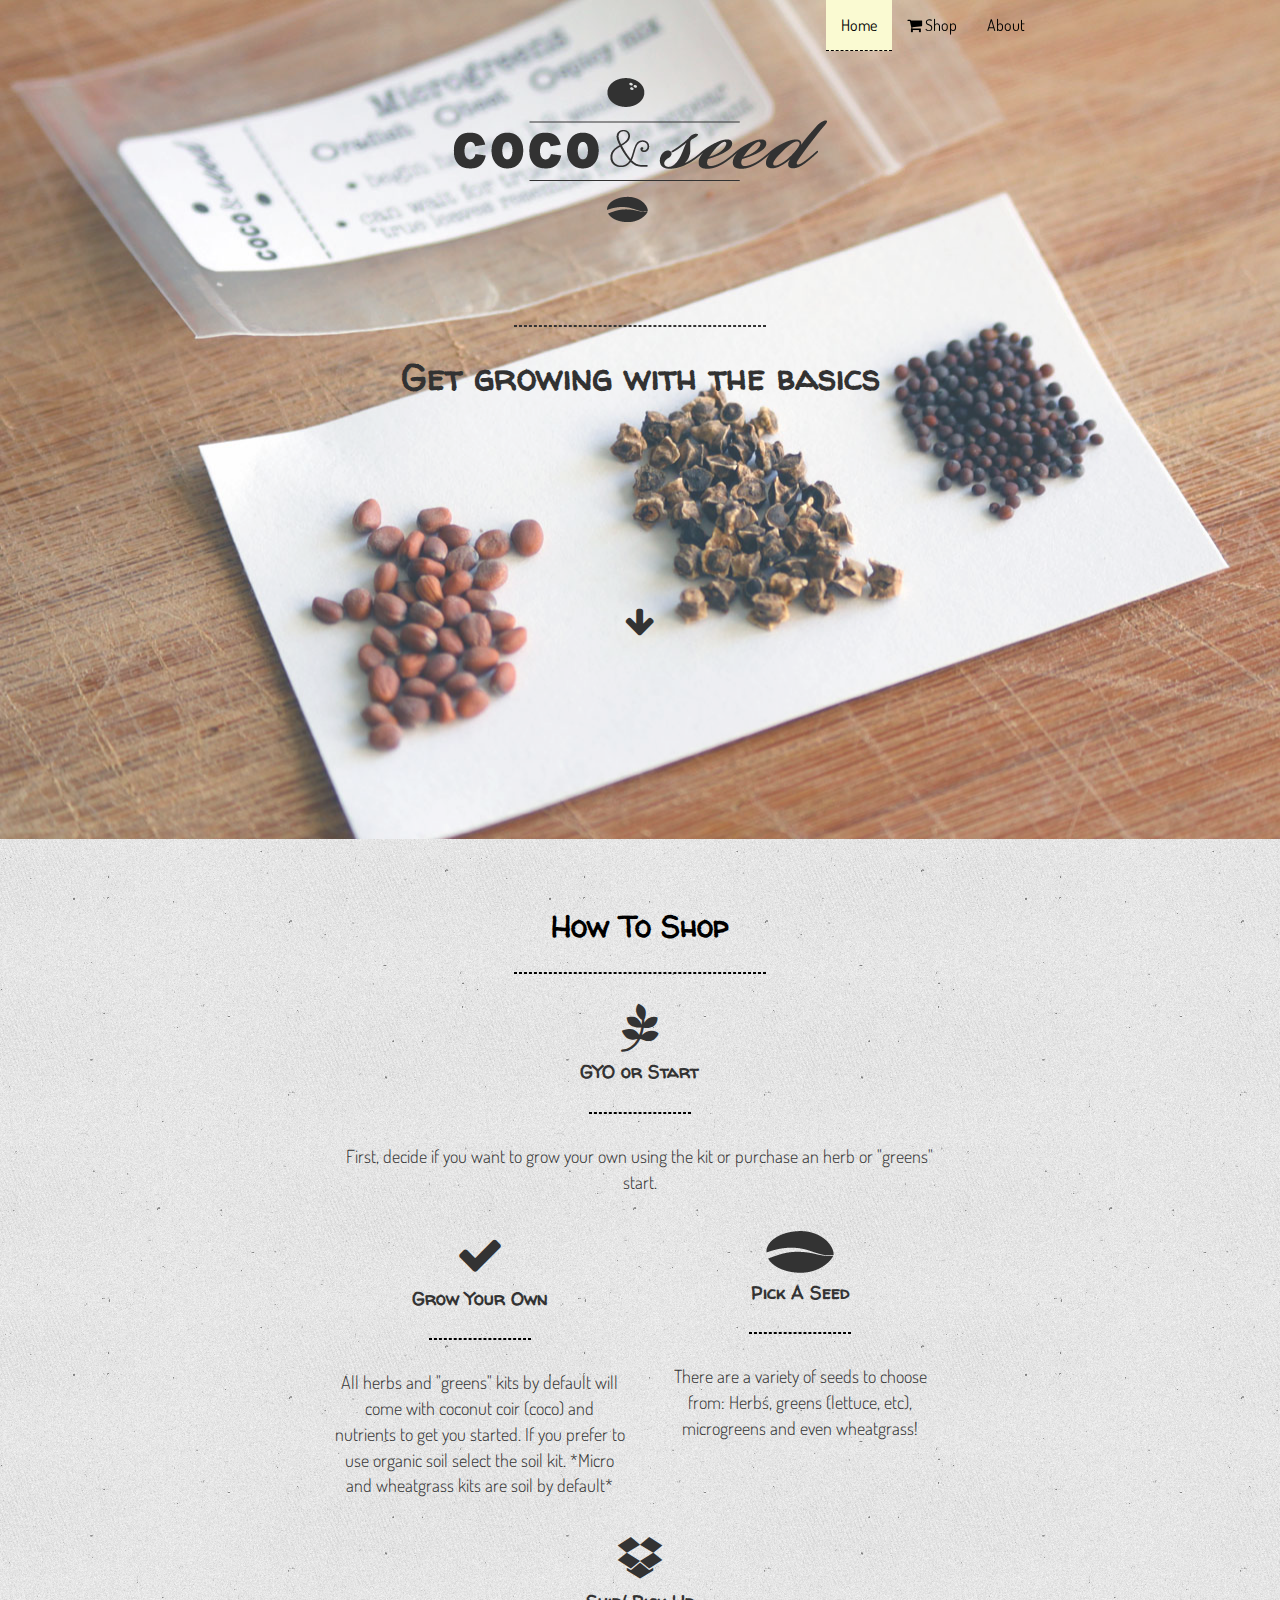
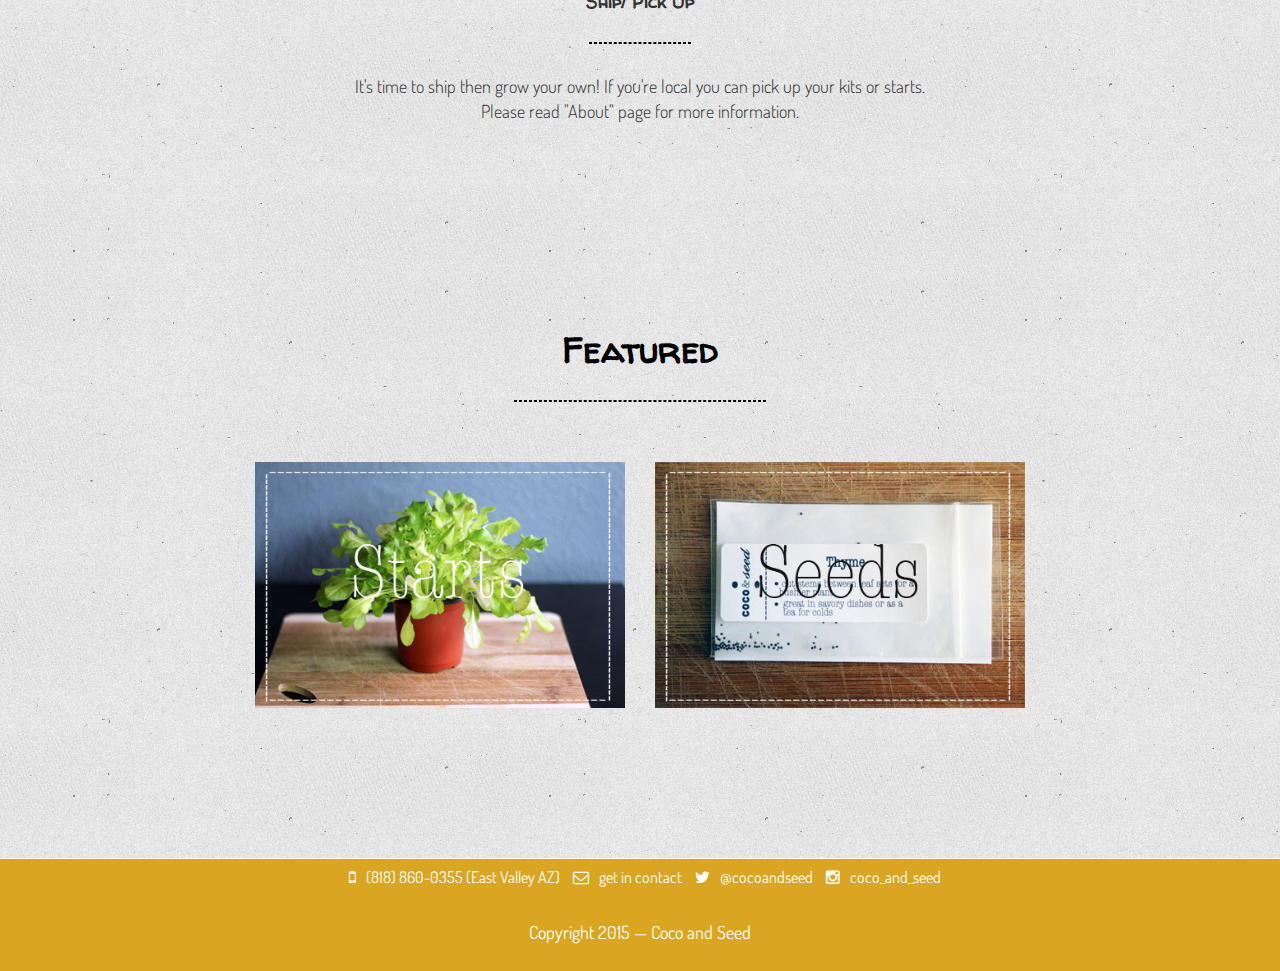
<file: index.html>
<!doctype html>
<html lang="en">
<head>
	<meta charset="utf-8">
    <meta http-equiv="X-UA-Compatible" content="IE=edge">
    <meta name="viewport" content="width=device-width, initial-scale=1">
	<title>Coco & Seed | Garden Basics</title>

	<meta name="description" content="Coco & Seed brings you the basic needs for gardening whether you have a green thumb or not.">
	<meta name="author" content="Tishana Richards">
	<link rel="icon" href="imgs/cocoandseedfavicon.png" type="image/png">

	
	<!-- <link rel="stylesheet" href="css/bootstrap.css"> -->

	 <!-- Bootstrap -->
    <link href="css/bootstrap.css" rel="stylesheet">

	<!-- Font Awesome -->
	<link rel="stylesheet" href="css/font-awesome-4.3.0/css/font-awesome.min.css">
     <!-- Custom -->

    <link rel="stylesheet" href="css/style.css">

    <!-- HTML5 shim and Respond.js for IE8 support of HTML5 elstrongents and media queries -->
    <!-- WARNING: Respond.js doesn't work if you view the page via file:// -->
    <!--[if lt IE 9]>
      <script src="https://oss.maxcdn.com/html5shiv/3.7.2/html5shiv.min.js"></script>
      <script src="https://oss.maxcdn.com/respond/1.4.2/respond.min.js"></script>
    <![endif]-->

	
	<!-- jQuery (necessary for Bootstrap's JavaScript plugins) -->
    <script src="https://ajax.googleapis.com/ajax/libs/jquery/1.11.2/jquery.min.js"></script>
    <!-- Include all compiled plugins (below), or include individual files as needed -->
    <script src="js/bootstrap.min.js"></script>


</head>
<body>

	 <!-- Static navbar -->
    <div class="navbar navbar-default navbar-fixed-top" role="navigation">
      <div class="container">
        <div class="navbar-header">
          <button type="button" class="navbar-toggle" data-toggle="collapse" data-target=".navbar-collapse">
            <span class="sr-only">Toggle navigation</span>
            <span class="icon-bar"></span>
            <span class="icon-bar"></span>
            <span class="icon-bar"></span>
          </button>
          <!-- <a class="navbar-brand" href="index.html">Home</a> -->
        </div>
        <div class="navbar-collapse collapse">
          <ul class="nav navbar-nav navbar-right">
            <li class="active"><a href="index.html">Home</a></li>
            <li class=""><a href="shop.html"><i class="fa fa-shopping-cart"></i> Shop</a></li>
            <li class=""><a href="about.html">About</a></li>
           
          </ul>
        </div><!--/.nav-collapse -->
      </div>
    </div>

	<div id="hero">
		<div class="container wrap">
			
			<div class="row text-center">
				<img src="imgs/cocoandseed_blk.png" alt="Coco & Seed logo" class="img-responsive center-block">
				<hr>
				<h1>Get growing with the basics</h1>

				<i class="fa fa-arrow-down fa-2x"></i>
			</div>  
		</div>
	</div>

	<div id="main-content">
		<div class="container">
			<h2 class="title">How To Shop</h2>
			<hr>

			<div class="col-xs-10 col-xs-offset-1 col-md-10">
				<div class="row">
		 			<div class="col-xs-12 col-sm-12 col-md-12 text-center">
						<i class="fa fa-pagelines fa-3x"></i>
						<h4>GYO or Start</h4>
						<hr class="short">
						<p>First, decide if you want to grow your own using the kit or purchase an herb or "greens" start.</p>
					</div>

					<div class="col-xs-6 col-sm-6 col-md-6 text-center">
						<i class="fa fa-check fa-3x"></i>
						<h4>Grow Your Own</h4>
						<hr class="short">
						<p>All herbs and "greens" kits by default will come with coconut coir (coco) and nutrients to get you started. If you prefer to use organic soil select the soil kit. *Micro and wheatgrass kits are soil by default* </p>
					</div>

					<div class="col-xs-6 col-sm-6 col-md-6 text-center">
						<img src="imgs/seedicon.png" alt="" class="icon">
						<h4>Pick A Seed</h4>
						<hr class="short">
						<p>There are a variety of seeds to choose from: Herbs, greens (lettuce, etc), microgreens and even wheatgrass!</p>
					</div>

					<div class="col-xs-12 col-sm-12 col-md-12 text-center">
						<i class="fa fa-dropbox fa-3x"></i>
						<h4>Ship/ Pick Up</h4>
						<hr class="short">
						<p>It's time to ship then grow your own! If you're local you can pick up your kits or starts. Please read "About" page for more information.</p>
					</div>
				</div>
		
			</div>
		</div>
	</div>

	<div id="featured">
		<div class="container">
			<div class="row centered">
				<h1 class="title">Featured</h1>
				<hr>
				<div class="col-lg-6 col-md-6 col-sm-12 imgset">
					<a href="shop.html" class=""><img src="imgs/lettuce_start.jpg" alt="" class="img-responsive center-block"></a>
				</div>
				<div class="col-lg-6 col-md-6 col-sm-12 imgset">
					<a href="shop.html"><img src="imgs/thyme_seeds.jpg" class="img-responsive  center-block"></a>
				</div>
			</div>
			
		</div>
	</div>


	<div class="footer">
		<div class="container-fluid">
			<div class="row text-center header-spacing">
				<!-- <p></p> -->
			</div>

			<div class="row text-center">
				<ul>
					<li>
						<a href="tel:818-860-0355"><i class="fa fa-mobile"></i>(818) 860-0355 (East Valley AZ)</a></li>
					<li>
						<a href="mailto:hello@cocoandseed.com"><i class="fa fa-envelope-o"></i>get in contact</a>
					</li>
					<li>
						<a href="http://twitter.com/cocoandseed"><i class="fa fa-twitter"></i>@cocoandseed</a>
					</li>
					<li>
						<a href="http://instagram.com/coco_and_seed"><i class="fa fa-instagram"></i>coco_and_seed</a>
					</li>
				</ul>
			</div>

			<div class="row text-center">
				<p>Copyright 2015 — Coco and Seed</p>
			</div>
		</div>
	</div>

	<script>
	  (function(i,s,o,g,r,a,m){i['GoogleAnalyticsObject']=r;i[r]=i[r]||function(){
	  (i[r].q=i[r].q||[]).push(arguments)},i[r].l=1*new Date();a=s.createElement(o),
	  m=s.getElementsByTagName(o)[0];a.async=1;a.src=g;m.parentNode.insertBefore(a,m)
	  })(window,document,'script','//www.google-analytics.com/analytics.js','ga');

	  ga('create', 'UA-60705066-1', 'auto');
	  ga('send', 'pageview');

	</script>
</body>
</html>
</file>
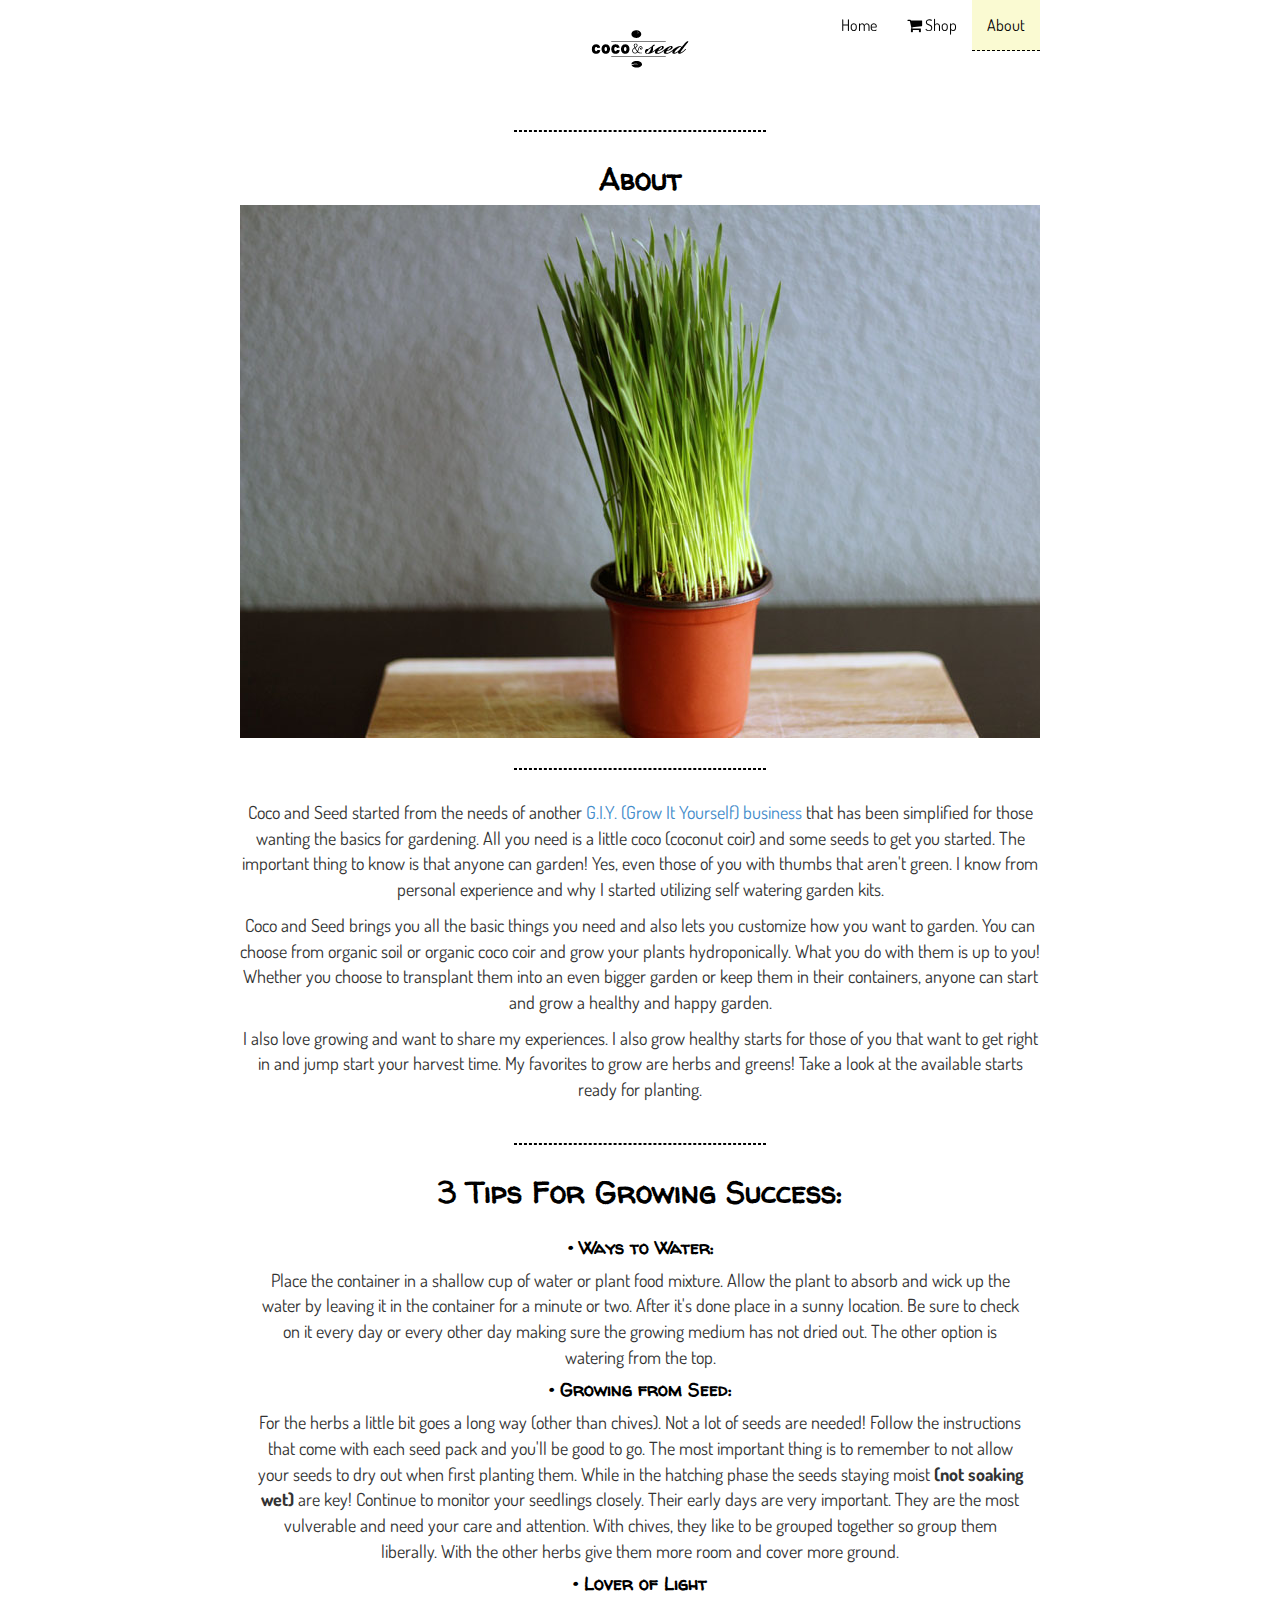
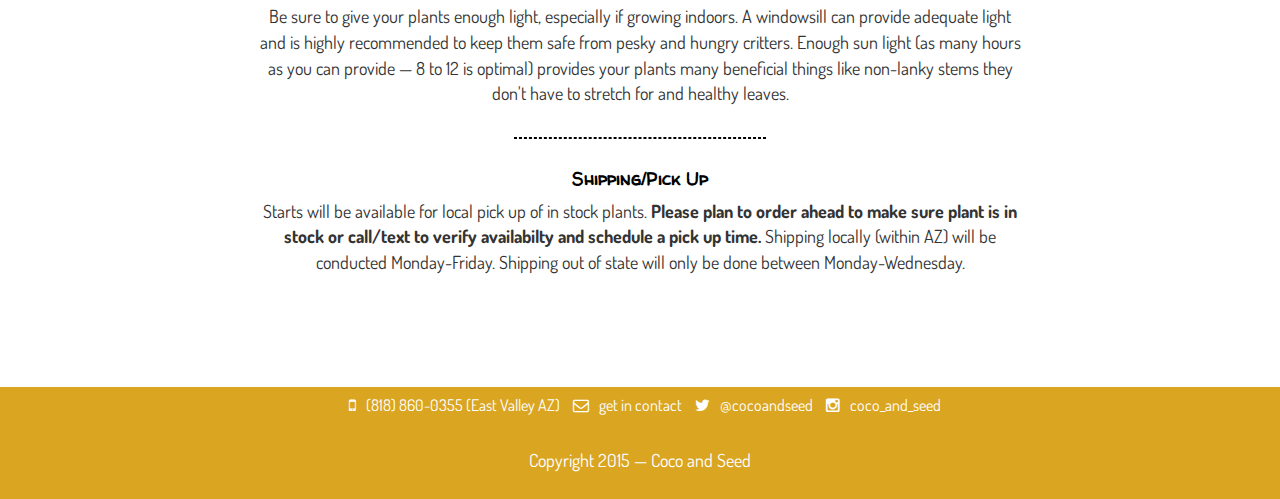
<file: about.html>
<!doctype html>
<html lang="en">
<head>
  <meta charset="utf-8">
    <meta http-equiv="X-UA-Compatible" content="IE=edge">
    <meta name="viewport" content="width=device-width, initial-scale=1">
  <title>Coco & Seed | Garden Basics</title>

  <meta name="description" content="Coco & Seed brings you the basic needs for gardening whether you have a green thumb or not.">
  <meta name="author" content="Tishana Richards">
  <link rel="icon" href="imgs/cocoandseedfavicon.png" type="image/png">

  
  <!-- <link rel="stylesheet" href="css/bootstrap.css"> -->

   <!-- Bootstrap -->
    <link href="css/bootstrap.css" rel="stylesheet">

  <!-- Font Awesome -->
  <link rel="stylesheet" href="css/font-awesome-4.3.0/css/font-awesome.min.css">
     <!-- Custom -->

    <link rel="stylesheet" href="css/style.css">

    <!-- HTML5 shim and Respond.js for IE8 support of HTML5 elstrongents and media queries -->
    <!-- WARNING: Respond.js doesn't work if you view the page via file:// -->
    <!--[if lt IE 9]>
      <script src="https://oss.maxcdn.com/html5shiv/3.7.2/html5shiv.min.js"></script>
      <script src="https://oss.maxcdn.com/respond/1.4.2/respond.min.js"></script>
    <![endif]-->

  
  <!-- jQuery (necessary for Bootstrap's JavaScript plugins) -->
    <script src="https://ajax.googleapis.com/ajax/libs/jquery/1.11.2/jquery.min.js"></script>
    <!-- Include all compiled plugins (below), or include individual files as needed -->
    <script src="js/bootstrap.min.js"></script>


</head>
  <body>

   <!-- Static navbar -->
    <div class="navbar navbar-default navbar-fixed-top" role="navigation">
      <div class="container">
        <div class="navbar-header">
          <button type="button" class="navbar-toggle" data-toggle="collapse" data-target=".navbar-collapse">
            <span class="sr-only">Toggle navigation</span>
            <span class="icon-bar"></span>
            <span class="icon-bar"></span>
            <span class="icon-bar"></span>
          </button>
          <!-- <a class="navbar-brand" href="index.html">Home</a> -->
        </div>
        <div class="navbar-collapse collapse">
          <ul class="nav navbar-nav navbar-right">
            <li class=""><a href="index.html">Home</a></li>
            <li class=""><a href="shop.html"><i class="fa fa-shopping-cart"></i> Shop</a></li>
            <li class="active"><a href="index.html">About</a></li>
          </ul>
        </div><!--/.nav-collapse -->
      </div>
    </div>

    <div class="container wrap about">
      
      <div class="row text-center">
        <a href="index.html">
          <img src="imgs/cocoandseed.png" alt="Coco & Seed logo" class="img-responsive center-block">
        </a>
        <hr>

          <h2>About</h2>

          <img src="imgs/wheat_start_d.jpg" alt="">

          <hr>

          <p>Coco and Seed started from the needs of another <a href="http://nessgarden.com">G.I.Y. (Grow It Yourself) business</a> that has been simplified for those wanting the basics for gardening. All you need is a little coco (coconut coir) and some seeds to get you started. The important thing to know is that anyone can garden! Yes, even those of you with thumbs that aren't green. I know from personal experience and why I started utilizing self watering garden kits.</p>

          <p>Coco and Seed brings you all the basic things you need and also lets you customize how you want to garden. You can choose from organic soil or organic coco coir and grow your plants hydroponically. What you do with them is up to you! Whether you choose to transplant them into an even bigger garden or keep them in their containers, anyone can start and grow a healthy and happy garden.</p>

          <p>I also love growing and want to share my experiences. I also grow healthy starts for those of you that want to get right in and jump start your harvest time. My favorites to grow are herbs and greens! Take a look at the available starts ready for planting.</p>
       
      </div>

      <hr>
      <h2 class="spbottom">3 Tips For Growing Success:</h2>

      <h4>• Ways to Water:</h4> 
      <p>Place the container in a shallow cup of water or plant food mixture. Allow the plant to absorb and wick up the water by leaving it in the container for a minute or two. After it's done place in a sunny location. Be sure to check on it every day or every other day making sure the growing medium has not dried out. The other option is watering from the top.</p>

     <h4>• Growing from Seed:</h4>
     <p>For the herbs a little bit goes a long way (other than chives). Not a lot of seeds are needed! Follow the instructions that come with each seed pack and you'll be good to go. The most important thing is to remember to not allow your seeds to dry out when first planting them. While in the hatching phase the seeds staying moist <strong>(not soaking wet)</strong> are key! Continue to monitor your seedlings closely. Their early days are very important. They are the most vulverable and need your care and attention. With chives, they like to be grouped together so group them liberally. With the other herbs give them more room and cover more ground.</p>

     <h4>• Lover of Light</h4>
     <p>Be sure to give your plants enough light, especially if growing indoors. A windowsill can provide adequate light and is highly recommended to keep them safe from pesky and hungry critters. Enough sun light (as many hours as you can provide — 8 to 12 is optimal) provides your plants many beneficial things like non-lanky stems they don't have to stretch for and healthy leaves.</p>

     <hr>

     <h4>Shipping/Pick Up</h4>
     <p>Starts will be available for local pick up of in stock plants. <strong>Please plan to order ahead to make sure plant is in stock or call/text to verify availabilty and schedule a pick up time.</strong> Shipping locally (within AZ) will be conducted Monday-Friday. Shipping out of state will only be done between Monday-Wednesday.</p>


    </div>

   <div class="footer">
    <div class="container-fluid">
      <div class="row text-center header-spacing">
        <!-- <p></p> -->
      </div>

      <div class="row text-center">
        <ul>
          <li>
            <a href="tel:818-860-0355"><i class="fa fa-mobile"></i>(818) 860-0355 (East Valley AZ)</a></li>
          <li>
            <a href="mailto:hello@cocoandseed.com"><i class="fa fa-envelope-o"></i>get in contact</a>
          </li>
          <li>
            <a href="http://twitter.com/cocoandseed"><i class="fa fa-twitter"></i>@cocoandseed</a>
          </li>
          <li>
            <a href="http://instagram.com/coco_and_seed"><i class="fa fa-instagram"></i>coco_and_seed</a>
          </li>
        </ul>
      </div>

      <div class="row text-center">
        <p>Copyright 2015 — Coco and Seed</p>
      </div>
    </div>
  </div>

  <script>
    (function(i,s,o,g,r,a,m){i['GoogleAnalyticsObject']=r;i[r]=i[r]||function(){
    (i[r].q=i[r].q||[]).push(arguments)},i[r].l=1*new Date();a=s.createElement(o),
    m=s.getElementsByTagName(o)[0];a.async=1;a.src=g;m.parentNode.insertBefore(a,m)
    })(window,document,'script','//www.google-analytics.com/analytics.js','ga');

    ga('create', 'UA-60705066-1', 'auto');
    ga('send', 'pageview');

  </script>
   

  </body>
</html>
</file>
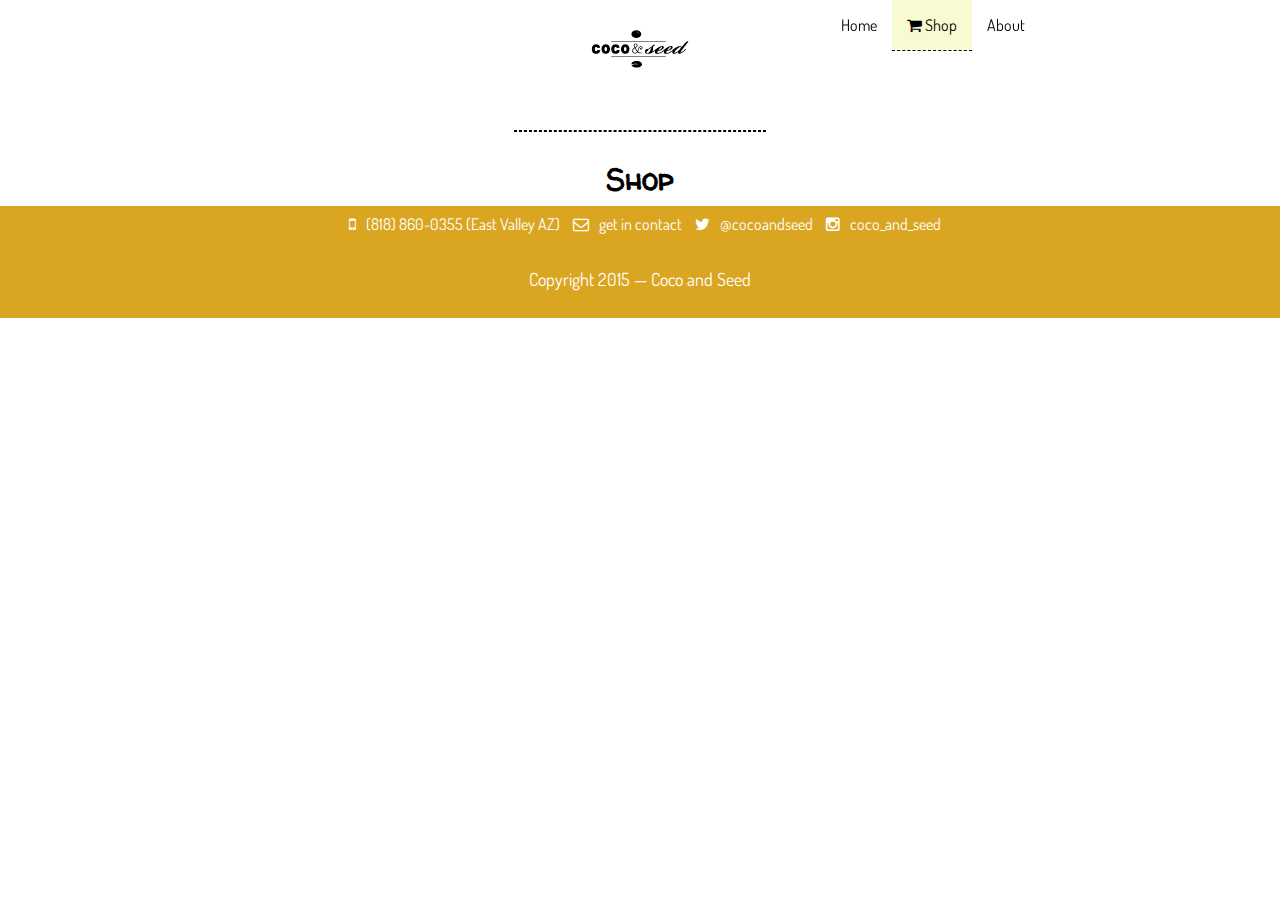
<file: shop.html>
<!doctype html>
<html lang="en">
<head>
  <meta charset="utf-8">
    <meta http-equiv="X-UA-Compatible" content="IE=edge">
    <meta name="viewport" content="width=device-width, initial-scale=1">
  <title>Coco & Seed | Garden Basics</title>

  <meta name="description" content="Coco & Seed brings you the basic needs for gardening whether you have a green thumb or not.">
  <meta name="author" content="Tishana Richards">
  <link rel="icon" href="imgs/cocoandseedfavicon.png" type="image/png">

  
  <!-- <link rel="stylesheet" href="css/bootstrap.css"> -->

   <!-- Bootstrap -->
    <link href="css/bootstrap.css" rel="stylesheet">

  <!-- Font Awesome -->
  <link rel="stylesheet" href="css/font-awesome-4.3.0/css/font-awesome.min.css">
     <!-- Custom -->

    <link rel="stylesheet" href="css/style.css">

    <!-- HTML5 shim and Respond.js for IE8 support of HTML5 elstrongents and media queries -->
    <!-- WARNING: Respond.js doesn't work if you view the page via file:// -->
    <!--[if lt IE 9]>
      <script src="https://oss.maxcdn.com/html5shiv/3.7.2/html5shiv.min.js"></script>
      <script src="https://oss.maxcdn.com/respond/1.4.2/respond.min.js"></script>
    <![endif]-->

  
  <!-- jQuery (necessary for Bootstrap's JavaScript plugins) -->
    <script src="https://ajax.googleapis.com/ajax/libs/jquery/1.11.2/jquery.min.js"></script>
    <!-- Include all compiled plugins (below), or include individual files as needed -->
    <script src="js/bootstrap.min.js"></script>


</head>
<body>

   <!-- Static navbar -->
  <div class="navbar navbar-default navbar-fixed-top" role="navigation">
    <div class="container">
      <div class="navbar-header">
        <button type="button" class="navbar-toggle" data-toggle="collapse" data-target=".navbar-collapse">
          <span class="sr-only">Toggle navigation</span>
          <span class="icon-bar"></span>
          <span class="icon-bar"></span>
          <span class="icon-bar"></span>
        </button>
        <!-- <a class="navbar-brand" href="index.html">Home</a> -->
      </div>
      <div class="navbar-collapse collapse">
        <ul class="nav navbar-nav navbar-right">
          <li class=""><a href="index.html">Home</a></li>
          <li class="active"><a href="shop.html"><i class="fa fa-shopping-cart"></i> Shop</a>
          </li>
          <li class=""><a href="about.html">About</a></li>
          
        </ul>
      </div><!--/.nav-collapse -->
    </div>
  </div>
  
 
  <div class="container wrap shop">
    
    <div class="row text-center">
      <a href="index.html">
        <img src="imgs/cocoandseed.png" alt="Coco & Seed logo" class="img-responsive center-block">
      </a>
      <hr>

        <h2>Shop</h2>
     
    </div>


  </div>

  <div id="my-cart-6819640"></div>
     <div>
       <script type="text/javascript" src="http://app.ecwid.com/script.js?6819640" charset="utf-8"></script>
       <!-- remove layout parameter if you want to position minicart yourself -->
       <script type="text/javascript"> xMinicart("", "id=my-cart-6819640"); </script>
     </div>




 

  <div id="my-categories-6819640"></div>
  <div>
    <script type="text/javascript" src="http://app.ecwid.com/script.js?6819640" charset="utf-8"></script>
    <script type="text/javascript"> xCategories("id=my-categories-6819640"); </script>


  </div>

  <div id="my-store-6819640"></div>
  <div>
    <script type="text/javascript" src="http://app.ecwid.com/script.js?6819640" charset="utf-8"></script><script type="text/javascript"> xProductBrowser("categoriesPerRow=3","views=grid(3,3) list(10) table(20)","categoryView=grid","searchView=list","id=my-store-6819640");</script>
  </div>

<div class="footer">
    <div class="container-fluid">
      <div class="row text-center header-spacing">
        <!-- <p></p> -->
      </div>

      <div class="row text-center">
        <ul>
          <li>
            <a href="tel:818-860-0355"><i class="fa fa-mobile"></i>(818) 860-0355 (East Valley AZ)</a></li>
          <li>
            <a href="mailto:hello@cocoandseed.com"><i class="fa fa-envelope-o"></i>get in contact</a>
          </li>
          <li>
            <a href="http://twitter.com/cocoandseed"><i class="fa fa-twitter"></i>@cocoandseed</a>
          </li>
          <li>
            <a href="http://instagram.com/coco_and_seed"><i class="fa fa-instagram"></i>coco_and_seed</a>
          </li>
        </ul>
      </div>

      <div class="row text-center">
        <p>Copyright 2015 — Coco and Seed</p>
      </div>
    </div>
  </div>

 


  <script>
    (function(i,s,o,g,r,a,m){i['GoogleAnalyticsObject']=r;i[r]=i[r]||function(){
    (i[r].q=i[r].q||[]).push(arguments)},i[r].l=1*new Date();a=s.createElement(o),
    m=s.getElementsByTagName(o)[0];a.async=1;a.src=g;m.parentNode.insertBefore(a,m)
    })(window,document,'script','//www.google-analytics.com/analytics.js','ga');

    ga('create', 'UA-60705066-1', 'auto');
    ga('send', 'pageview');

  </script>


</body>
</html>
</file>
<file: css/style.css>
/*
 * Author: Tishana Richards
 * URL: http://cocoandseed.com
 *
 * Designed and coded in 2015
 */

@import url(http://fonts.googleapis.com/css?family=Dosis:300,400,700);
@import url(http://fonts.googleapis.com/css?family=Walter+Turncoat);
/*****************************/

body, html{
    height: 100%;
    margin: 0;
    padding: 0;
    -webkit-font-smoothing: antialiased;
    -webkit-overflow-scrolling: touch;
    font-family:'Dosis', sans-serif;
    font-weight: 400;
    font-size: 16px;
    /*background-image: url('/imgs/texturetastic_gray.png');*/

}

h1, h2, h3, h4, h5, h6 {
    color: #000;
    font-weight: 700;
    font-family: 'Walter Turncoat', cursive;
}

a{
    text-decoration: none !important;

}

hr{
    color: #000;
    width: 250px;
    margin: 30px auto;
    border: 1px dashed #000;
}

.spbottom{
    margin-bottom: 30px;
}
/********************/

.short{
    width: 100px;
}

.container{
   padding-bottom: 100px;
}

ul, ol {
    padding: 0;
}
/**********NavBar*********/

.navbar-brand {
    font-weight: 700;
}

/*.navbar-default .navbar-brand {
    color: #fff;
}*/

.navbar-default {
    background-color: transparent;
    border-color: transparent;
}

.navbar-default .navbar-nav > .active > a, .navbar-default .navbar-nav > .active > a:hover, .navbar-default .navbar-nav > .active > a:focus {
    color: #000;
    background-color: lightgoldenrodyellow;
    border-bottom: 1px dashed #000;
}

.navbar-default .navbar-nav > li > a {
    color: #000;
}

/*****************************/


.wrap{
    text-align: center;
}

.wrap h1{
    font-size: 36px;

}

#hero {
    /*background-image: url('../imgs/texturetastic_gray.png');*/
    background-image: url('../imgs/backgroundimg.jpg');
    background-repeat: no-repeat;
    opacity: .8;
    /*background-size: cover;*/
    -webkit-background-size: cover;
    -moz-background-size: cover;
    -o-background-size: cover;
    padding-top: 75px;
    padding-bottom: 100px;
    min-height: 500px;
}

#hero img{
    margin-top: 0;
    margin-bottom: 100px;
}
.outline{
   border: 1px solid #FFF;
   color: #FFF;
   padding: 10px 40px;
   border-radius: 15px;
   font-weight: bolder;
    margin-top: 50px;
    display:inline-block;
}

.outline:hover{
    background-color: #fff;
    color: #000;
}

#hero i {

    color: #000;
    margin-top: 200px;
}

/**********FIRST***********/


#main-content{
    background-image: url('../imgs/texturetastic_gray.png');
    /*background-color: #fff;*/
    min-height: 400px;
}

#main-content p{
    font-size: 18px;
    font-weight: 300;
    padding-bottom: 25px;
}

#main-content h4{
    color: #333;
}

.about-content{
    margin-top: 30px;
    margin-bottom: 50px;

}

.title{
    color: #000;
    text-align: center;
    margin-top: 70px;
}

/******FEATURED*******/

#featured{
    /*background-color: #eee;*/
    background-image: url('../imgs/texturetastic_gray.png');
}
#featured .container{
    padding-bottom: 150px;
}

.featured-one{
    border: #000 1px solid;
    border-radius: 5px; 
}

/* Gallery */
.imgset {
    margin-top: 30px;
}

.imgset img:hover {
    opacity: 0.8;
}



/*********SHOP************/

.shop.container{
    padding-bottom: 0px;
}
#my-cart-6819640{
    top: 0;
    position: absolute;
}


/*********ABOUT************/

.container{
    max-width: 800px;
}

.about p {
    font-size: 18px;
}

/*********FOOTER**********/
.footer .container-fluid{
    background-color: goldenrod;
    border-top: 1px solid #fff;
    /*padding-bottom: 60px;*/
}

.footer i {
    color: #fff;
    padding: 10px;
}

.footer p {
    font-size: 18px;
    padding: 15px;
    color: #fff;
}

.footer a {
    color: #fff;
}

.footer li{
    display: inline;
    text-decoration: none;
}
</file>
